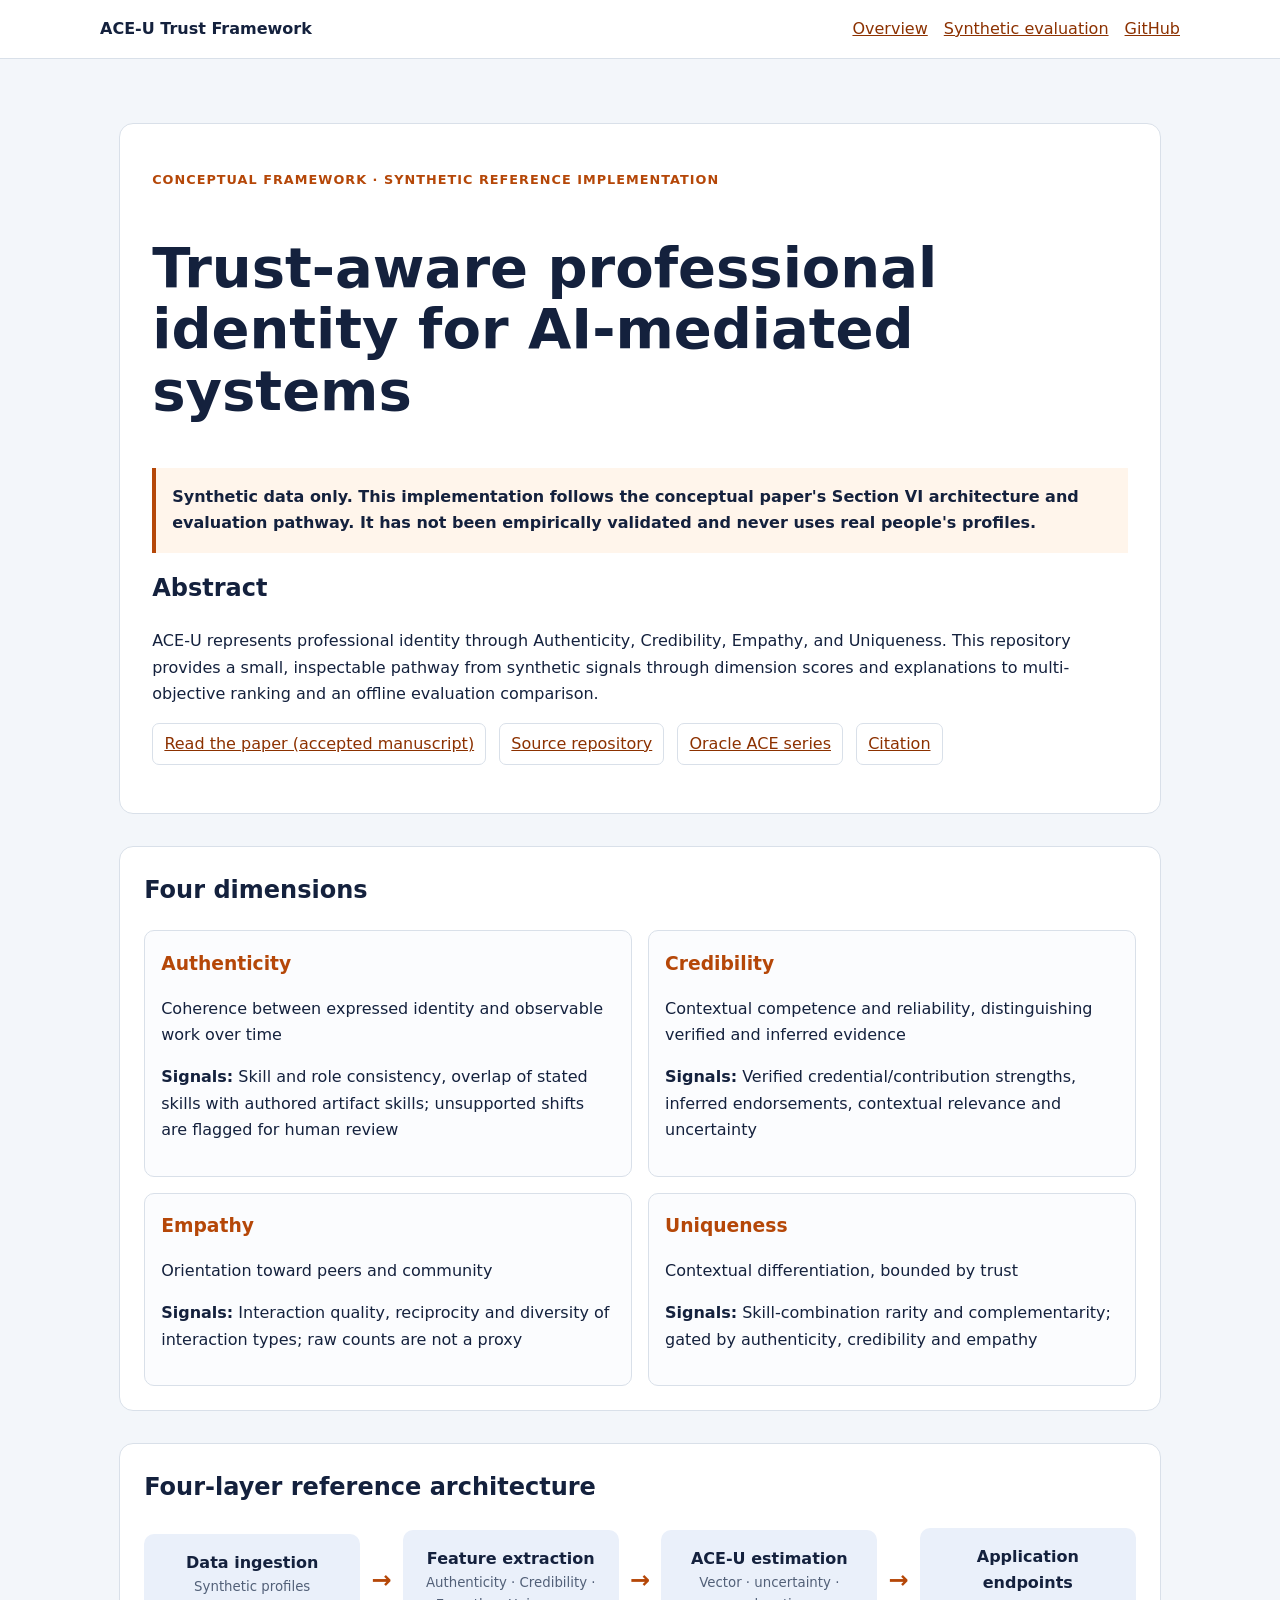
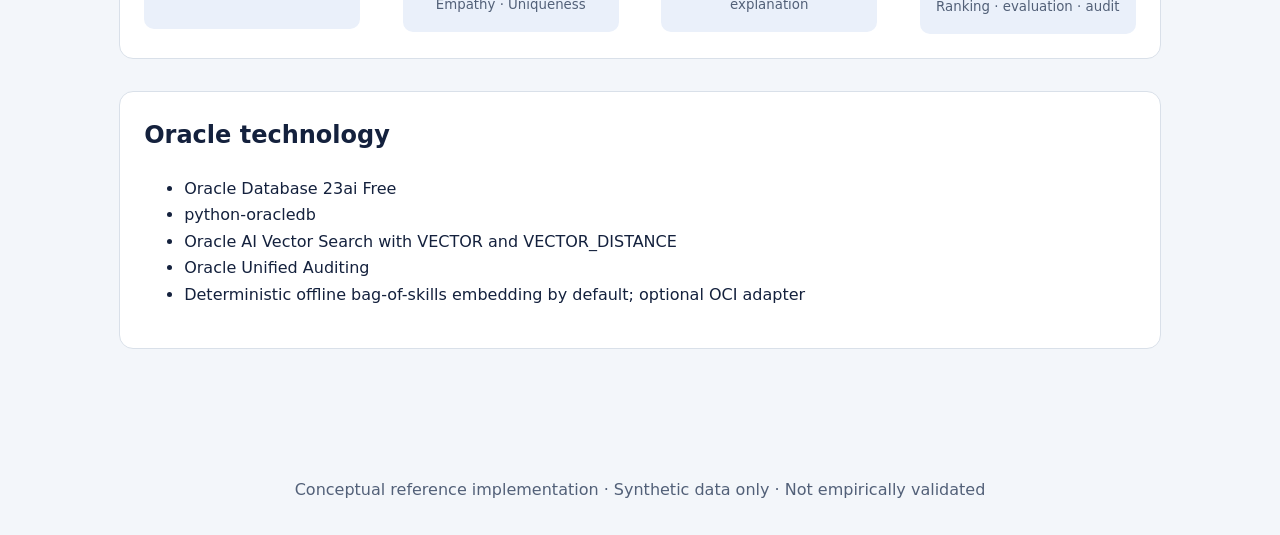
<file: site/index.html>
<!doctype html>
<html lang="en"><head><meta charset="utf-8"><meta name="viewport" content="width=device-width,initial-scale=1">
<meta name="description" content="Synthetic-only ACE-U conceptual reference implementation."><title>Overview | ACE-U Trust Framework</title>
<link rel="stylesheet" href="styles.css"></head><body><header class="top"><a class="brand" href="index.html">ACE-U Trust Framework</a><nav><a href="index.html">Overview</a><a href="evaluation.html">Synthetic evaluation</a><a href="https://github.com/sanandani/ace-u-trust-framework">GitHub</a></nav></header>
<main><section class="hero"><p class="eyebrow">Conceptual framework · Synthetic reference implementation</p><h1>Trust-aware professional identity for AI-mediated systems</h1>
<p class="scope">Synthetic data only. This implementation follows the conceptual paper's Section VI architecture and evaluation pathway. It has not been empirically validated and never uses real people's profiles.</p>
<h2>Abstract</h2><p>ACE-U represents professional identity through Authenticity, Credibility, Empathy, and Uniqueness. This repository provides a small, inspectable pathway from synthetic signals through dimension scores and explanations to multi-objective ranking and an offline evaluation comparison.</p><p class="links"><a href="https://github.com/sanandani/ace-u-trust-framework/blob/main/paper/%5BPaper%5D%20IEEE%20SoutheastCon%20-%20Trust-Aware%20Professional%20Identity%20Representation%20in%20AI-Mediated%20Systems.pdf">Read the paper (accepted manuscript)</a><a href="https://github.com/sanandani/ace-u-trust-framework">Source repository</a><a href="https://imshubh.com/blog.html">Oracle ACE series</a><a href="https://raw.githubusercontent.com/sanandani/ace-u-trust-framework/main/CITATION.cff">Citation</a></p></section>
<section><h2>Four dimensions</h2><div class="grid"><article class="dimension"><h3>Authenticity</h3><p>Coherence between expressed identity and observable work over time</p><p><strong>Signals:</strong> Skill and role consistency, overlap of stated skills with authored artifact skills; unsupported shifts are flagged for human review</p></article>
<article class="dimension"><h3>Credibility</h3><p>Contextual competence and reliability, distinguishing verified and inferred evidence</p><p><strong>Signals:</strong> Verified credential/contribution strengths, inferred endorsements, contextual relevance and uncertainty</p></article>
<article class="dimension"><h3>Empathy</h3><p>Orientation toward peers and community</p><p><strong>Signals:</strong> Interaction quality, reciprocity and diversity of interaction types; raw counts are not a proxy</p></article>
<article class="dimension"><h3>Uniqueness</h3><p>Contextual differentiation, bounded by trust</p><p><strong>Signals:</strong> Skill-combination rarity and complementarity; gated by authenticity, credibility and empathy</p></article></div></section>
<section><h2>Four-layer reference architecture</h2><div class="architecture" role="img" aria-label="Data ingestion to feature extraction to ACE-U estimation to application endpoints"><div>Data ingestion<small>Synthetic profiles</small></div><b aria-hidden="true">→</b><div>Feature extraction<small>Authenticity · Credibility · Empathy · Uniqueness</small></div><b aria-hidden="true">→</b><div>ACE-U estimation<small>Vector · uncertainty · explanation</small></div><b aria-hidden="true">→</b><div>Application endpoints<small>Ranking · evaluation · audit</small></div></div></section>
<section><h2>Oracle technology</h2><ul><li>Oracle Database 23ai Free</li><li>python-oracledb</li><li>Oracle AI Vector Search with VECTOR and VECTOR_DISTANCE</li><li>Oracle Unified Auditing</li><li>Deterministic offline bag-of-skills embedding by default; optional OCI adapter</li></ul></section></main><footer><p>Conceptual reference implementation · Synthetic data only · Not empirically validated</p></footer></body></html>
</file>
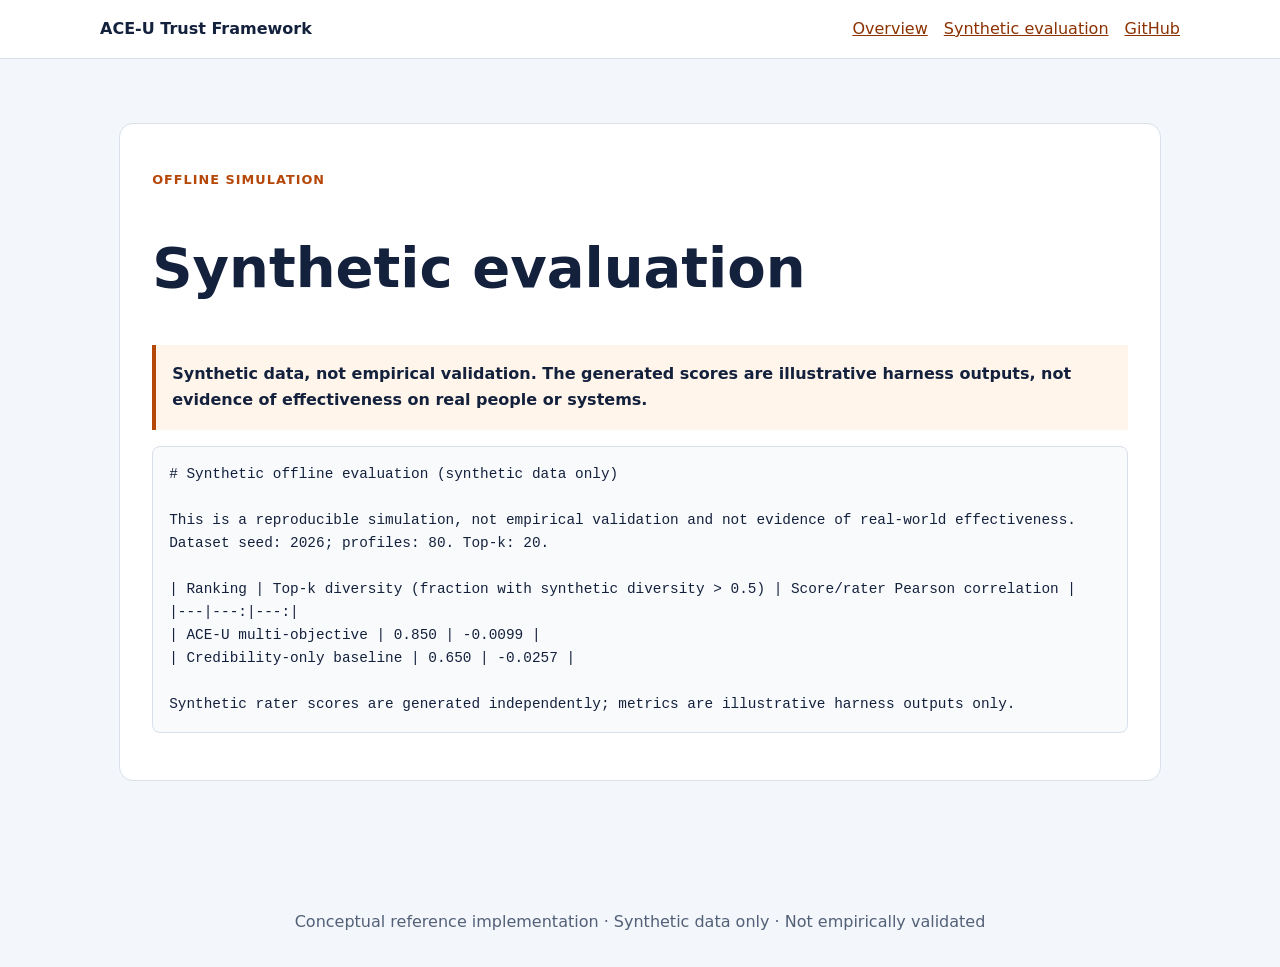
<file: site/evaluation.html>
<!doctype html>
<html lang="en"><head><meta charset="utf-8"><meta name="viewport" content="width=device-width,initial-scale=1">
<meta name="description" content="Synthetic-only ACE-U conceptual reference implementation."><title>Synthetic evaluation | ACE-U Trust Framework</title>
<link rel="stylesheet" href="styles.css"></head><body><header class="top"><a class="brand" href="index.html">ACE-U Trust Framework</a><nav><a href="index.html">Overview</a><a href="evaluation.html">Synthetic evaluation</a><a href="https://github.com/sanandani/ace-u-trust-framework">GitHub</a></nav></header>
<main><section class="hero"><p class="eyebrow">Offline simulation</p><h1>Synthetic evaluation</h1><p class="scope">Synthetic data, not empirical validation. The generated scores are illustrative harness outputs, not evidence of effectiveness on real people or systems.</p>
<pre class="report"># Synthetic offline evaluation (synthetic data only)

This is a reproducible simulation, not empirical validation and not evidence of real-world effectiveness. Dataset seed: 2026; profiles: 80. Top-k: 20.

| Ranking | Top-k diversity (fraction with synthetic diversity &gt; 0.5) | Score/rater Pearson correlation |
|---|---:|---:|
| ACE-U multi-objective | 0.850 | -0.0099 |
| Credibility-only baseline | 0.650 | -0.0257 |

Synthetic rater scores are generated independently; metrics are illustrative harness outputs only.
</pre></section></main><footer><p>Conceptual reference implementation · Synthetic data only · Not empirically validated</p></footer></body></html>
</file>
<file: site/styles.css>
:root{color-scheme:light;--ink:#14213d;--muted:#526078;--accent:#b54708;--paper:#fff;--wash:#f3f6fa;--line:#d9e0e9}*{box-sizing:border-box}body{margin:0;background:var(--wash);color:var(--ink);font:16px/1.65 system-ui,-apple-system,"Segoe UI",sans-serif}.top{display:flex;align-items:center;justify-content:space-between;gap:1rem;padding:1rem max(1.2rem,calc((100% - 1080px)/2));background:var(--paper);border-bottom:1px solid var(--line)}a{color:#8c3100}.brand{font-weight:750;text-decoration:none;color:var(--ink)}nav{display:flex;gap:1rem;flex-wrap:wrap}main{max-width:1080px;margin:auto;padding:2rem 1.2rem 4rem}section{margin:2rem 0;padding:1.5rem;background:var(--paper);border:1px solid var(--line);border-radius:14px}.hero{padding:2rem}.eyebrow{color:var(--accent);font-weight:700;text-transform:uppercase;letter-spacing:.08em;font-size:.8rem}h1{font-size:clamp(2rem,5vw,3.5rem);line-height:1.1;max-width:850px}h2{margin-top:0}.scope{padding:1rem;border-left:4px solid var(--accent);background:#fff5eb;font-weight:650}.links{display:flex;gap:.8rem;flex-wrap:wrap}.links a{padding:.4rem .7rem;border:1px solid var(--line);border-radius:7px}.grid{display:grid;grid-template-columns:repeat(2,minmax(0,1fr));gap:1rem}.dimension{padding:1rem;border:1px solid var(--line);border-radius:10px;background:#fbfcfe}.dimension h3{margin:.1rem 0;color:var(--accent)}.architecture{display:flex;align-items:center;justify-content:center;gap:.7rem;flex-wrap:wrap}.architecture div{flex:1 1 170px;min-height:95px;padding:1rem;border-radius:10px;background:#eaf0fa;font-weight:700;text-align:center}.architecture small{display:block;font-weight:400;color:var(--muted)}.architecture b{color:var(--accent);font-size:1.5rem}.report{white-space:pre-wrap;overflow-wrap:anywhere;background:#f8fafc;border:1px solid var(--line);border-radius:8px;padding:1rem;font: .9rem/1.6 ui-monospace,SFMono-Regular,Consolas,monospace}footer{text-align:center;padding:1rem;color:var(--muted)}@media(max-width:620px){.top{align-items:flex-start;flex-direction:column}.grid{grid-template-columns:1fr}.architecture{align-items:stretch;flex-direction:column}.architecture b{transform:rotate(90deg);text-align:center}}
</file>
